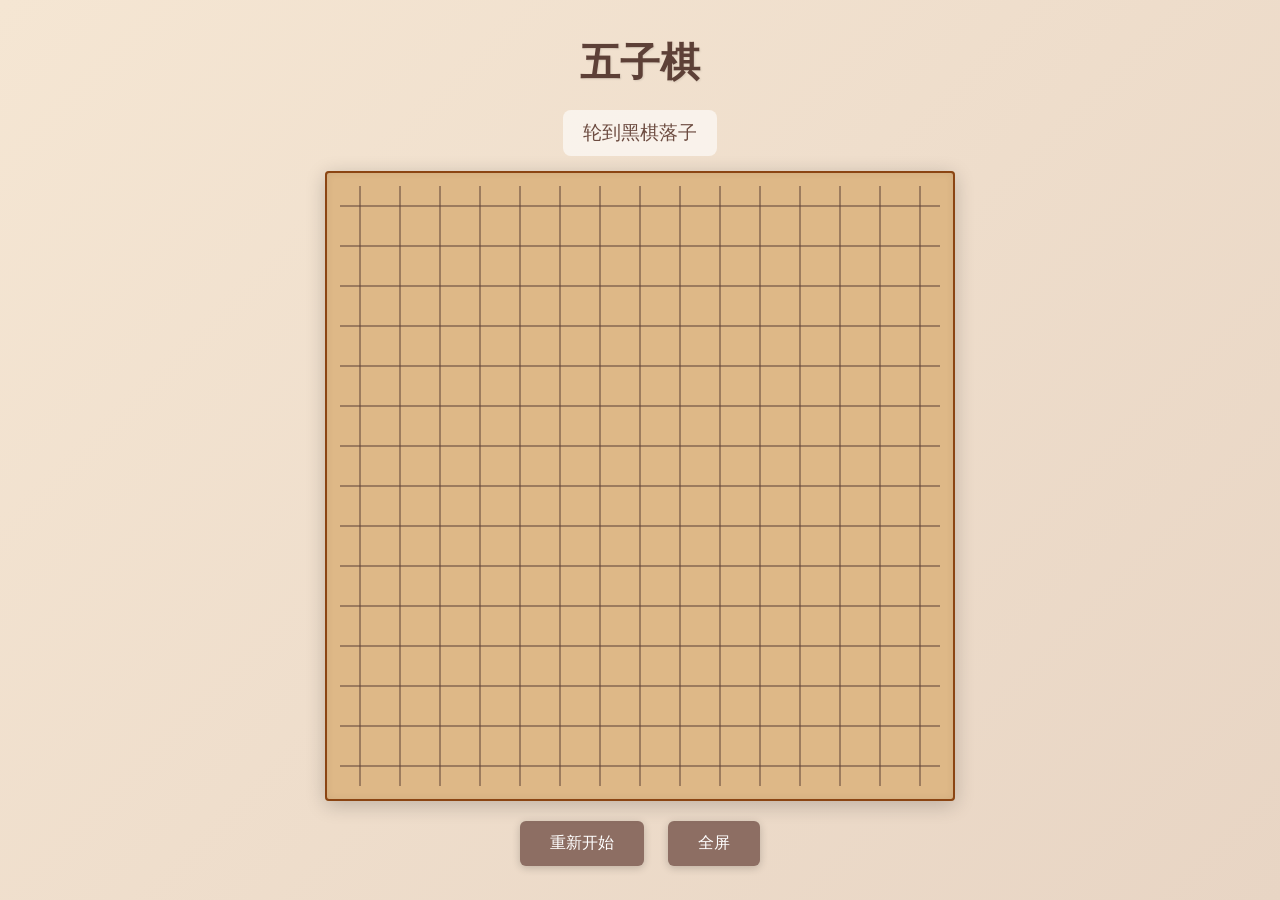
<file: index.html>
<!DOCTYPE html>
<html lang="zh-CN">
<head>
    <meta charset="UTF-8">
    <meta name="viewport" content="width=device-width, initial-scale=1.0">
    <title>五子棋 - 人机对战</title>
    <link rel="stylesheet" href="style.css">
</head>
<body>
    <div class="container">
        <h1>五子棋</h1>
        <div class="status" id="status">轮到黑棋落子</div>
        <div class="board" id="board"></div>
        <button class="btn" id="restartBtn">重新开始</button>
        <button class="btn" id="fullscreenBtn">全屏</button>
    </div>
    <div class="modal" id="modal">
        <div class="modal-content">
            <p id="modalText"></p>
            <button class="btn" id="modalBtn">确定</button>
        </div>
    </div>
    <script src="game.js"></script>
</body>
</html>
</file>
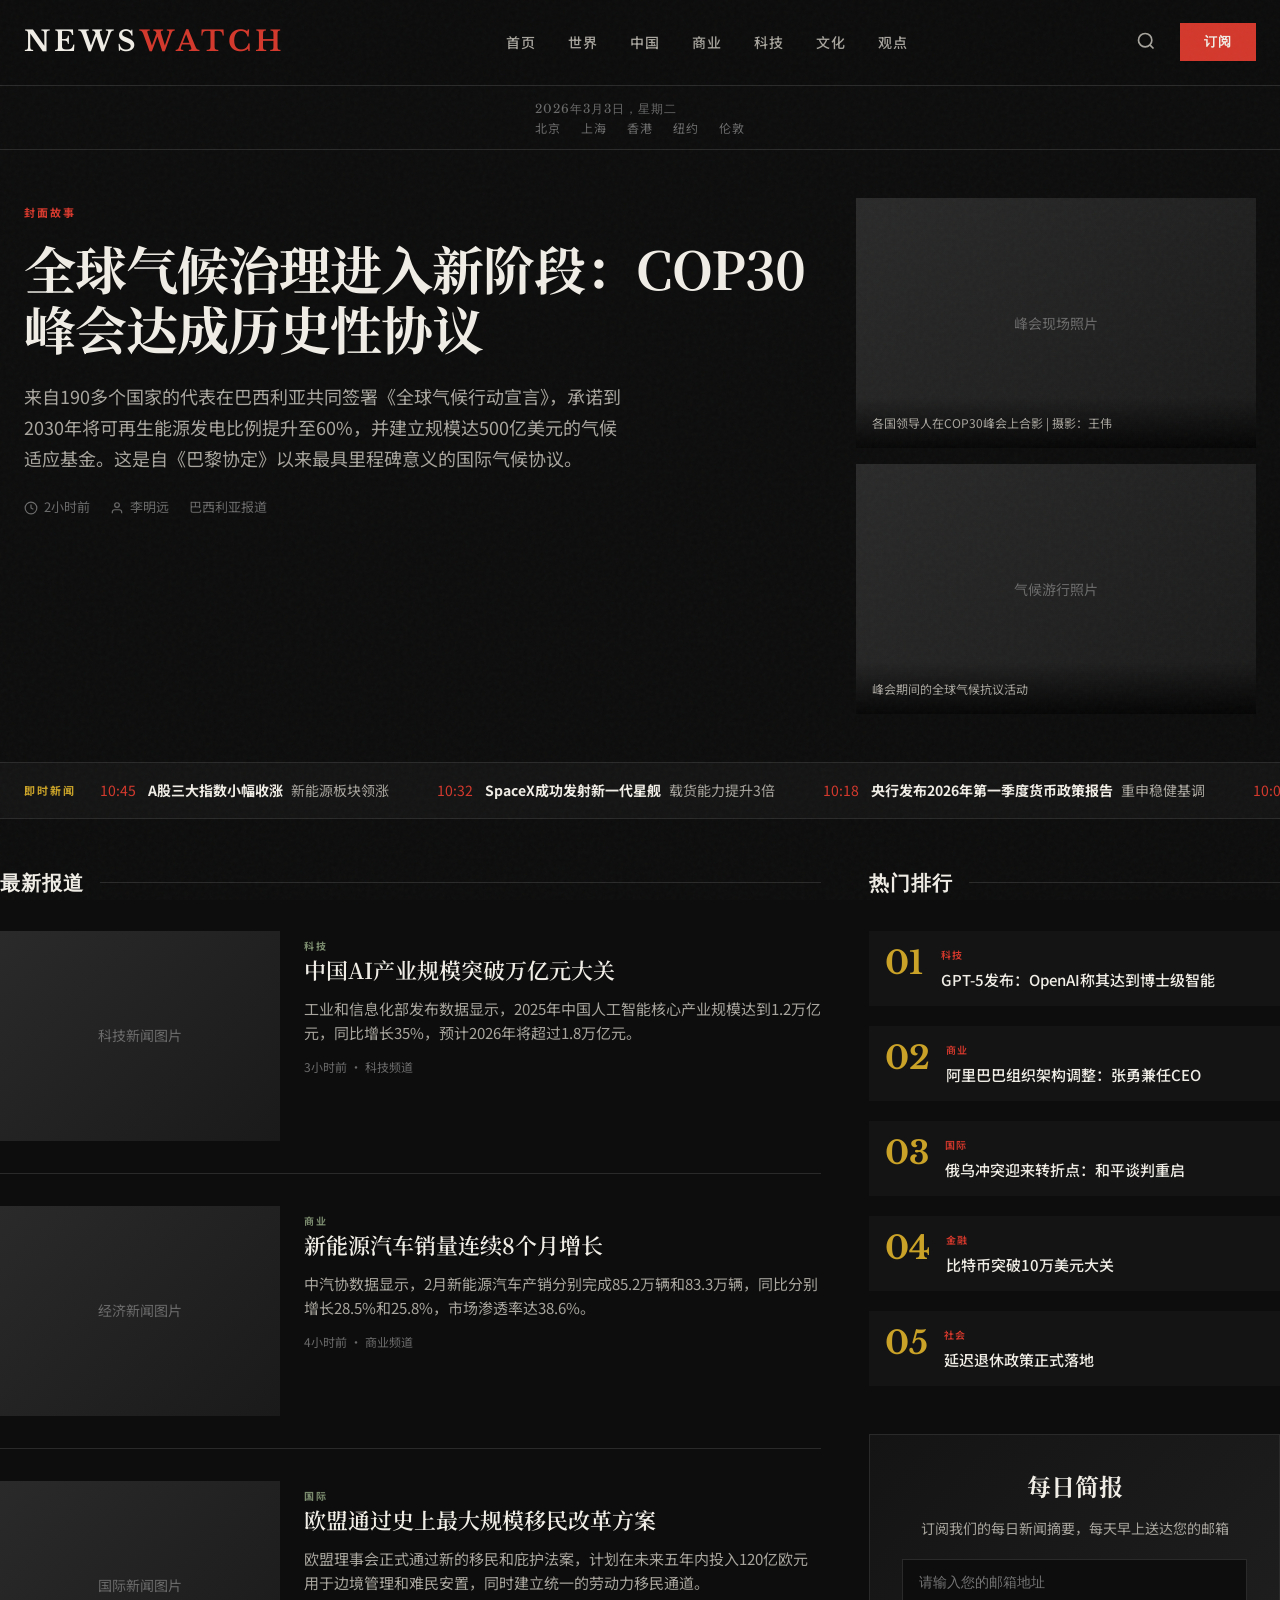
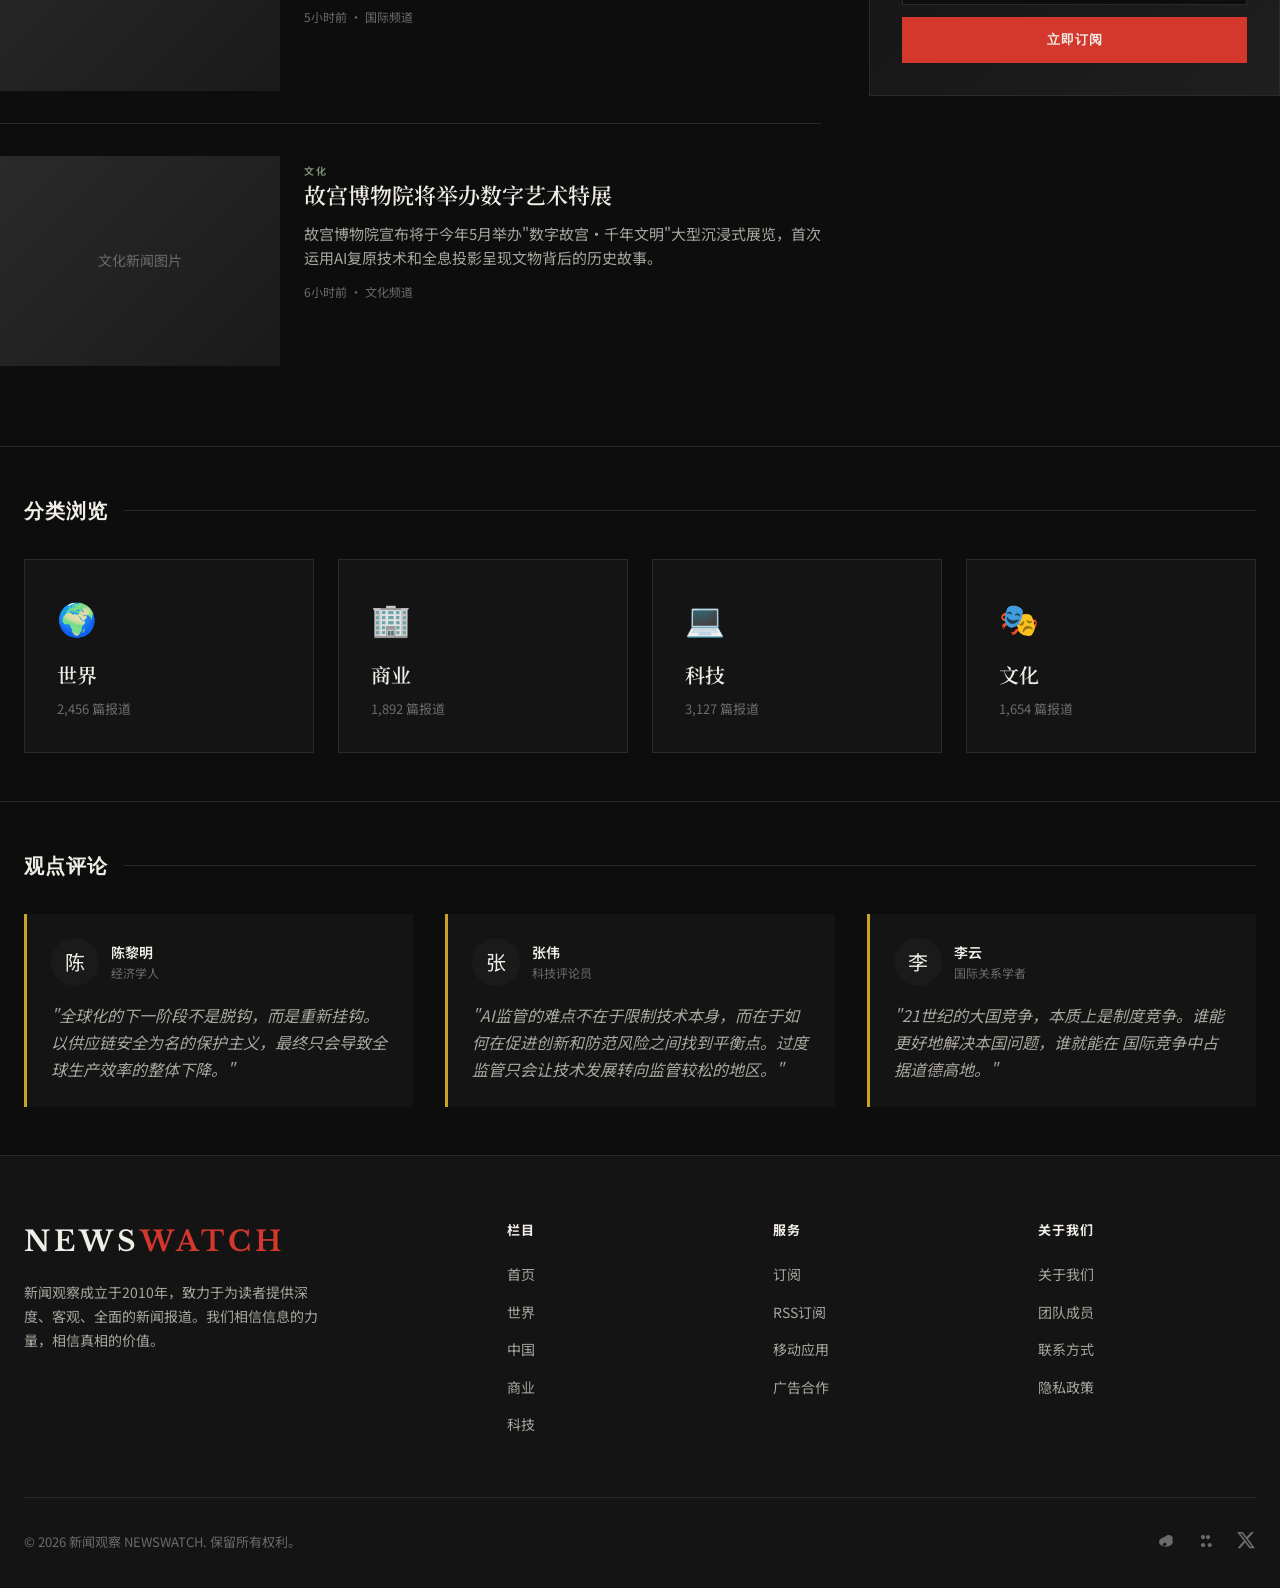
<file: news.html>
<!DOCTYPE html>
<html lang="zh-CN">
<head>
    <meta charset="UTF-8">
    <meta name="viewport" content="width=device-width, initial-scale=1.0">
    <title>新闻观察 | NEWSWATCH</title>
    <link rel="preconnect" href="https://fonts.googleapis.com">
    <link rel="preconnect" href="https://fonts.gstatic.com" crossorigin>
    <link href="https://fonts.googleapis.com/css2?family=Noto+Serif+SC:wght@400;600;700&family=Noto+Sans+SC:wght@300;400;500;700&family=Libre+Baskerville:ital,wght@0,400;0,700;1,400&display=swap" rel="stylesheet">
    <style>
        :root {
            --bg-primary: #0d0d0d;
            --bg-secondary: #141414;
            --bg-card: #1a1a1a;
            --text-primary: #f0ede6;
            --text-secondary: #a8a59e;
            --text-muted: #6b6b6b;
            --accent-red: #d4382c;
            --accent-gold: #c9a227;
            --accent-sage: #7a8b6e;
            --border-color: #2a2a2a;
            --news-line: #333;
        }

        * {
            margin: 0;
            padding: 0;
            box-sizing: border-box;
        }

        html {
            scroll-behavior: smooth;
        }

        body {
            font-family: 'Noto Sans SC', sans-serif;
            background-color: var(--bg-primary);
            color: var(--text-primary);
            line-height: 1.6;
            min-height: 100vh;
            overflow-x: hidden;
        }

        body::before {
            content: '';
            position: fixed;
            top: 0;
            left: 0;
            width: 100%;
            height: 100%;
            background-image: url("data:image/svg+xml,%3Csvg viewBox='0 0 256 256' xmlns='http://www.w3.org/2000/svg'%3E%3Cfilter id='noise'%3E%3CfeTurbulence type='fractalNoise' baseFrequency='0.85' numOctaves='4' stitchTiles='stitch'/%3E%3C/filter%3E%3Crect width='100%25' height='100%25' filter='url(%23noise)'/%3E%3C/svg%3E");
            opacity: 0.03;
            pointer-events: none;
            z-index: 1000;
        }

        .container {
            max-width: 1400px;
            margin: 0 auto;
            padding: 0 24px;
        }

        /* Header */
        .header {
            border-bottom: 1px solid var(--border-color);
            padding: 20px 0;
            position: sticky;
            top: 0;
            background: rgba(13, 13, 13, 0.95);
            backdrop-filter: blur(20px);
            z-index: 100;
            animation: slideDown 0.6s ease-out;
        }

        @keyframes slideDown {
            from { transform: translateY(-100%); opacity: 0; }
            to { transform: translateY(0); opacity: 1; }
        }

        .header-inner {
            display: flex;
            justify-content: space-between;
            align-items: center;
        }

        .logo {
            font-family: 'Libre Baskerville', serif;
            font-size: 28px;
            font-weight: 700;
            letter-spacing: 4px;
            color: var(--text-primary);
            text-decoration: none;
            transition: color 0.3s;
        }

        .logo:hover {
            color: var(--accent-red);
        }

        .logo span {
            color: var(--accent-red);
        }

        .nav {
            display: flex;
            gap: 32px;
        }

        .nav a {
            color: var(--text-secondary);
            text-decoration: none;
            font-size: 14px;
            font-weight: 500;
            letter-spacing: 1px;
            text-transform: uppercase;
            position: relative;
            transition: color 0.3s;
        }

        .nav a::after {
            content: '';
            position: absolute;
            bottom: -4px;
            left: 0;
            width: 0;
            height: 1px;
            background: var(--accent-red);
            transition: width 0.3s;
        }

        .nav a:hover {
            color: var(--text-primary);
        }

        .nav a:hover::after {
            width: 100%;
        }

        .header-actions {
            display: flex;
            align-items: center;
            gap: 16px;
        }

        .search-btn {
            background: none;
            border: none;
            color: var(--text-secondary);
            cursor: pointer;
            padding: 8px;
            transition: color 0.3s;
        }

        .search-btn:hover {
            color: var(--text-primary);
        }

        .subscribe-btn {
            background: var(--accent-red);
            color: var(--text-primary);
            border: none;
            padding: 10px 24px;
            font-size: 13px;
            font-weight: 600;
            letter-spacing: 1px;
            text-transform: uppercase;
            cursor: pointer;
            transition: all 0.3s;
        }

        .subscribe-btn:hover {
            background: #e84535;
            transform: translateY(-2px);
        }

        /* Date Bar */
        .date-bar {
            border-bottom: 1px solid var(--border-color);
            padding: 12px 0;
            display: flex;
            justify-content: space-between;
            align-items: center;
            font-size: 12px;
            color: var(--text-muted);
            letter-spacing: 1px;
        }

        .date-bar .date {
            font-family: 'Libre Baskerville', serif;
        }

        .editions {
            display: flex;
            gap: 20px;
        }

        .editions a {
            color: var(--text-muted);
            text-decoration: none;
            transition: color 0.3s;
        }

        .editions a:hover {
            color: var(--text-primary);
        }

        /* Hero Section */
        .hero {
            padding: 48px 0;
            border-bottom: 1px solid var(--border-color);
            opacity: 0;
            animation: fadeInUp 0.8s ease-out 0.2s forwards;
        }

        @keyframes fadeInUp {
            from { transform: translateY(40px); opacity: 0; }
            to { transform: translateY(0); opacity: 1; }
        }

        .hero-grid {
            display: grid;
            grid-template-columns: 1fr 400px;
            gap: 48px;
        }

        .hero-main {
            position: relative;
        }

        .hero-tag {
            display: inline-block;
            font-size: 11px;
            font-weight: 700;
            letter-spacing: 2px;
            text-transform: uppercase;
            color: var(--accent-red);
            margin-bottom: 16px;
        }

        .hero-title {
            font-family: 'Noto Serif SC', serif;
            font-size: 52px;
            font-weight: 700;
            line-height: 1.15;
            margin-bottom: 24px;
            letter-spacing: -1px;
        }

        .hero-title a {
            color: var(--text-primary);
            text-decoration: none;
            transition: color 0.3s;
        }

        .hero-title a:hover {
            color: var(--accent-red);
        }

        .hero-excerpt {
            font-size: 18px;
            color: var(--text-secondary);
            line-height: 1.7;
            margin-bottom: 24px;
            max-width: 600px;
        }

        .hero-meta {
            font-size: 13px;
            color: var(--text-muted);
            display: flex;
            gap: 20px;
        }

        .hero-meta span {
            display: flex;
            align-items: center;
            gap: 6px;
        }

        .hero-images {
            display: flex;
            flex-direction: column;
            gap: 16px;
        }

        .hero-image-card {
            position: relative;
            overflow: hidden;
            aspect-ratio: 16/10;
            background: var(--bg-card);
        }

        .hero-image-card img {
            width: 100%;
            height: 100%;
            object-fit: cover;
            transition: transform 0.6s;
        }

        .hero-image-card:hover img {
            transform: scale(1.05);
        }

        .hero-image-card .caption {
            position: absolute;
            bottom: 0;
            left: 0;
            right: 0;
            padding: 16px;
            background: linear-gradient(transparent, rgba(0,0,0,0.8));
            font-size: 12px;
            color: var(--text-secondary);
        }

        /* Ticker */
        .ticker {
            background: var(--bg-secondary);
            padding: 16px 0;
            border-bottom: 1px solid var(--border-color);
            overflow: hidden;
            opacity: 0;
            animation: fadeInUp 0.8s ease-out 0.4s forwards;
        }

        .ticker-inner {
            display: flex;
            align-items: center;
            gap: 24px;
        }

        .ticker-label {
            font-size: 11px;
            font-weight: 700;
            letter-spacing: 2px;
            text-transform: uppercase;
            color: var(--accent-gold);
            white-space: nowrap;
        }

        .ticker-content {
            display: flex;
            gap: 48px;
            animation: ticker 30s linear infinite;
        }

        @keyframes ticker {
            0% { transform: translateX(0); }
            100% { transform: translateX(-50%); }
        }

        .ticker-item {
            white-space: nowrap;
            font-size: 14px;
            color: var(--text-secondary);
        }

        .ticker-item strong {
            color: var(--text-primary);
            margin-right: 8px;
        }

        .ticker-item .time {
            color: var(--accent-red);
            margin-right: 12px;
        }

        /* Main Content Grid */
        .main-content {
            display: grid;
            grid-template-columns: 2fr 1fr;
            gap: 48px;
            padding: 48px 0;
        }

        /* Featured Stories */
        .section-header {
            display: flex;
            align-items: center;
            gap: 16px;
            margin-bottom: 32px;
        }

        .section-title {
            font-family: 'Libre Baskerville', serif;
            font-size: 20px;
            font-weight: 700;
            letter-spacing: 1px;
        }

        .section-line {
            flex: 1;
            height: 1px;
            background: var(--border-color);
        }

        .stories-grid {
            display: grid;
            gap: 32px;
        }

        .story-card {
            display: grid;
            grid-template-columns: 280px 1fr;
            gap: 24px;
            padding-bottom: 32px;
            border-bottom: 1px solid var(--border-color);
            opacity: 0;
            animation: fadeInUp 0.6s ease-out forwards;
        }

        .story-card:nth-child(1) { animation-delay: 0.5s; }
        .story-card:nth-child(2) { animation-delay: 0.6s; }
        .story-card:nth-child(3) { animation-delay: 0.7s; }
        .story-card:nth-child(4) { animation-delay: 0.8s; }

        .story-card:last-child {
            border-bottom: none;
        }

        .story-image {
            position: relative;
            aspect-ratio: 4/3;
            overflow: hidden;
            background: var(--bg-card);
        }

        .story-image img {
            width: 100%;
            height: 100%;
            object-fit: cover;
            transition: transform 0.5s;
        }

        .story-card:hover .story-image img {
            transform: scale(1.08);
        }

        .story-tag {
            font-size: 10px;
            font-weight: 700;
            letter-spacing: 1.5px;
            text-transform: uppercase;
            color: var(--accent-sage);
            margin-bottom: 8px;
        }

        .story-title {
            font-family: 'Noto Serif SC', serif;
            font-size: 22px;
            font-weight: 600;
            line-height: 1.3;
            margin-bottom: 12px;
        }

        .story-title a {
            color: var(--text-primary);
            text-decoration: none;
            transition: color 0.3s;
        }

        .story-title a:hover {
            color: var(--accent-red);
        }

        .story-excerpt {
            font-size: 15px;
            color: var(--text-secondary);
            line-height: 1.6;
            margin-bottom: 12px;
        }

        .story-meta {
            font-size: 12px;
            color: var(--text-muted);
        }

        /* Sidebar */
        .sidebar {
            position: sticky;
            top: 100px;
        }

        .sidebar-section {
            margin-bottom: 48px;
        }

        .trending-list {
            display: flex;
            flex-direction: column;
            gap: 20px;
        }

        .trending-item {
            display: flex;
            gap: 16px;
            align-items: flex-start;
            padding: 16px;
            background: var(--bg-secondary);
            transition: all 0.3s;
            cursor: pointer;
        }

        .trending-item:hover {
            background: var(--bg-card);
            transform: translateX(4px);
        }

        .trending-number {
            font-family: 'Libre Baskerville', serif;
            font-size: 32px;
            font-weight: 700;
            color: var(--accent-gold);
            line-height: 1;
            min-width: 40px;
        }

        .trending-content .tag {
            font-size: 10px;
            font-weight: 600;
            letter-spacing: 1px;
            text-transform: uppercase;
            color: var(--accent-red);
            margin-bottom: 6px;
        }

        .trending-content .title {
            font-size: 15px;
            font-weight: 500;
            line-height: 1.4;
        }

        .trending-content .title a {
            color: var(--text-primary);
            text-decoration: none;
            transition: color 0.3s;
        }

        .trending-content .title a:hover {
            color: var(--accent-red);
        }

        /* Newsletter Box */
        .newsletter-box {
            background: linear-gradient(135deg, var(--bg-secondary) 0%, #1f1f1f 100%);
            padding: 32px;
            border: 1px solid var(--border-color);
            text-align: center;
        }

        .newsletter-box h3 {
            font-family: 'Noto Serif SC', serif;
            font-size: 24px;
            margin-bottom: 12px;
        }

        .newsletter-box p {
            font-size: 14px;
            color: var(--text-secondary);
            margin-bottom: 20px;
        }

        .newsletter-box input {
            width: 100%;
            padding: 14px 16px;
            background: var(--bg-primary);
            border: 1px solid var(--border-color);
            color: var(--text-primary);
            font-size: 14px;
            margin-bottom: 12px;
            transition: border-color 0.3s;
        }

        .newsletter-box input:focus {
            outline: none;
            border-color: var(--accent-red);
        }

        .newsletter-box button {
            width: 100%;
            padding: 14px;
            background: var(--accent-red);
            border: none;
            color: var(--text-primary);
            font-size: 13px;
            font-weight: 600;
            letter-spacing: 1px;
            text-transform: uppercase;
            cursor: pointer;
            transition: background 0.3s;
        }

        .newsletter-box button:hover {
            background: #e84535;
        }

        /* Categories Section */
        .categories-section {
            padding: 48px 0;
            border-top: 1px solid var(--border-color);
            opacity: 0;
            animation: fadeInUp 0.8s ease-out 0.9s forwards;
        }

        .categories-grid {
            display: grid;
            grid-template-columns: repeat(4, 1fr);
            gap: 24px;
        }

        .category-card {
            padding: 32px;
            background: var(--bg-secondary);
            border: 1px solid var(--border-color);
            transition: all 0.4s;
            cursor: pointer;
        }

        .category-card:hover {
            background: var(--bg-card);
            border-color: var(--accent-red);
            transform: translateY(-4px);
        }

        .category-icon {
            font-size: 32px;
            margin-bottom: 16px;
        }

        .category-name {
            font-family: 'Noto Serif SC', serif;
            font-size: 20px;
            font-weight: 600;
            margin-bottom: 8px;
        }

        .category-count {
            font-size: 13px;
            color: var(--text-muted);
        }

        /* Opinion Section */
        .opinion-section {
            padding: 48px 0;
            border-top: 1px solid var(--border-color);
            opacity: 0;
            animation: fadeInUp 0.8s ease-out 1s forwards;
        }

        .opinion-grid {
            display: grid;
            grid-template-columns: repeat(3, 1fr);
            gap: 32px;
        }

        .opinion-card {
            display: flex;
            flex-direction: column;
            padding: 24px;
            background: var(--bg-secondary);
            border-left: 3px solid var(--accent-gold);
        }

        .opinion-author {
            display: flex;
            align-items: center;
            gap: 12px;
            margin-bottom: 16px;
        }

        .author-avatar {
            width: 48px;
            height: 48px;
            border-radius: 50%;
            background: var(--bg-card);
            display: flex;
            align-items: center;
            justify-content: center;
            font-size: 20px;
        }

        .author-info .name {
            font-weight: 600;
            font-size: 14px;
        }

        .author-info .role {
            font-size: 12px;
            color: var(--text-muted);
        }

        .opinion-text {
            font-size: 16px;
            font-style: italic;
            color: var(--text-secondary);
            line-height: 1.7;
        }

        /* Footer */
        .footer {
            background: var(--bg-secondary);
            padding: 64px 0 32px;
            border-top: 1px solid var(--border-color);
            opacity: 0;
            animation: fadeInUp 0.8s ease-out 1.1s forwards;
        }

        .footer-grid {
            display: grid;
            grid-template-columns: 2fr repeat(3, 1fr);
            gap: 48px;
            margin-bottom: 48px;
        }

        .footer-brand .logo {
            margin-bottom: 16px;
            display: inline-block;
        }

        .footer-brand p {
            font-size: 14px;
            color: var(--text-secondary);
            line-height: 1.7;
            max-width: 300px;
        }

        .footer-column h4 {
            font-size: 13px;
            font-weight: 700;
            letter-spacing: 1px;
            text-transform: uppercase;
            margin-bottom: 20px;
            color: var(--text-primary);
        }

        .footer-column ul {
            list-style: none;
        }

        .footer-column li {
            margin-bottom: 12px;
        }

        .footer-column a {
            color: var(--text-secondary);
            text-decoration: none;
            font-size: 14px;
            transition: color 0.3s;
        }

        .footer-column a:hover {
            color: var(--accent-red);
        }

        .footer-bottom {
            display: flex;
            justify-content: space-between;
            align-items: center;
            padding-top: 32px;
            border-top: 1px solid var(--border-color);
            font-size: 13px;
            color: var(--text-muted);
        }

        .social-links {
            display: flex;
            gap: 20px;
        }

        .social-links a {
            color: var(--text-muted);
            transition: color 0.3s;
        }

        .social-links a:hover {
            color: var(--text-primary);
        }

        /* Responsive */
        @media (max-width: 1024px) {
            .hero-grid {
                grid-template-columns: 1fr;
            }

            .hero-images {
                flex-direction: row;
            }

            .main-content {
                grid-template-columns: 1fr;
            }

            .categories-grid {
                grid-template-columns: repeat(2, 1fr);
            }

            .opinion-grid {
                grid-template-columns: 1fr;
            }

            .footer-grid {
                grid-template-columns: repeat(2, 1fr);
            }
        }

        @media (max-width: 768px) {
            .nav {
                display: none;
            }

            .hero-title {
                font-size: 36px;
            }

            .story-card {
                grid-template-columns: 1fr;
            }

            .hero-images {
                flex-direction: column;
            }

            .categories-grid {
                grid-template-columns: 1fr;
            }

            .footer-grid {
                grid-template-columns: 1fr;
            }

            .footer-bottom {
                flex-direction: column;
                gap: 16px;
                text-align: center;
            }
        }

        /* Placeholder image styles */
        .placeholder-img {
            width: 100%;
            height: 100%;
            display: flex;
            align-items: center;
            justify-content: center;
            background: linear-gradient(135deg, #2a2a2a 0%, #1a1a1a 100%);
            color: var(--text-muted);
            font-size: 14px;
        }
    </style>
</head>
<body>
    <header class="header">
        <div class="container">
            <div class="header-inner">
                <a href="#" class="logo">NEWS<span>WATCH</span></a>
                <nav class="nav">
                    <a href="#">首页</a>
                    <a href="#">世界</a>
                    <a href="#">中国</a>
                    <a href="#">商业</a>
                    <a href="#">科技</a>
                    <a href="#">文化</a>
                    <a href="#">观点</a>
                </nav>
                <div class="header-actions">
                    <button class="search-btn" aria-label="搜索">
                        <svg width="20" height="20" viewBox="0 0 24 24" fill="none" stroke="currentColor" stroke-width="2">
                            <circle cx="11" cy="11" r="8"></circle>
                            <path d="M21 21l-4.35-4.35"></path>
                        </svg>
                    </button>
                    <button class="subscribe-btn">订阅</button>
                </div>
            </div>
        </div>
    </header>

    <div class="date-bar">
        <div class="container">
            <div class="date-bar-inner">
                <span class="date">2026年3月3日，星期二</span>
                <div class="editions">
                    <a href="#">北京</a>
                    <a href="#">上海</a>
                    <a href="#">香港</a>
                    <a href="#">纽约</a>
                    <a href="#">伦敦</a>
                </div>
            </div>
        </div>
    </div>

    <section class="hero">
        <div class="container">
            <div class="hero-grid">
                <div class="hero-main">
                    <span class="hero-tag">封面故事</span>
                    <h1 class="hero-title">
                        <a href="#">全球气候治理进入新阶段：COP30峰会达成历史性协议</a>
                    </h1>
                    <p class="hero-excerpt">
                        来自190多个国家的代表在巴西利亚共同签署《全球气候行动宣言》，承诺到2030年将可再生能源发电比例提升至60%，并建立规模达500亿美元的气候适应基金。这是自《巴黎协定》以来最具里程碑意义的国际气候协议。
                    </p>
                    <div class="hero-meta">
                        <span>
                            <svg width="14" height="14" viewBox="0 0 24 24" fill="none" stroke="currentColor" stroke-width="2">
                                <circle cx="12" cy="12" r="10"></circle>
                                <polyline points="12 6 12 12 16 14"></polyline>
                            </svg>
                            2小时前
                        </span>
                        <span>
                            <svg width="14" height="14" viewBox="0 0 24 24" fill="none" stroke="currentColor" stroke-width="2">
                                <path d="M20 21v-2a4 4 0 0 0-4-4H8a4 4 0 0 0-4 4v2"></path>
                                <circle cx="12" cy="7" r="4"></circle>
                            </svg>
                            李明远
                        </span>
                        <span>巴西利亚报道</span>
                    </div>
                </div>
                <div class="hero-images">
                    <div class="hero-image-card">
                        <div class="placeholder-img">峰会现场照片</div>
                        <div class="caption">各国领导人在COP30峰会上合影 | 摄影：王伟</div>
                    </div>
                    <div class="hero-image-card">
                        <div class="placeholder-img">气候游行照片</div>
                        <div class="caption">峰会期间的全球气候抗议活动</div>
                    </div>
                </div>
            </div>
        </div>
    </section>

    <div class="ticker">
        <div class="container">
            <div class="ticker-inner">
                <span class="ticker-label">即时新闻</span>
                <div class="ticker-content">
                    <div class="ticker-item"><span class="time">10:45</span><strong>A股三大指数小幅收涨</strong>新能源板块领涨</div>
                    <div class="ticker-item"><span class="time">10:32</span><strong>SpaceX成功发射新一代星舰</strong>载货能力提升3倍</div>
                    <div class="ticker-item"><span class="time">10:18</span><strong>央行发布2026年第一季度货币政策报告</strong>重申稳健基调</div>
                    <div class="ticker-item"><span class="time">10:05</span><strong>苹果发布iOS 20开发者预览版</strong>AI功能全面升级</div>
                    <div class="ticker-item"><span class="time">09:52</span><strong>世卫组织更新全球公共卫生应急体系</strong>应对未来大流行</div>
                    <div class="ticker-item"><span class="time">10:45</span><strong>A股三大指数小幅收涨</strong>新能源板块领涨</div>
                    <div class="ticker-item"><span class="time">10:32</span><strong>SpaceX成功发射新一代星舰</strong>载货能力提升3倍</div>
                    <div class="ticker-item"><span class="time">10:18</span><strong>央行发布2026年第一季度货币政策报告</strong>重申稳健基调</div>
                    <div class="ticker-item"><span class="time">10:05</span><strong>苹果发布iOS 20开发者预览版</strong>AI功能全面升级</div>
                    <div class="ticker-item"><span class="time">09:52</span><strong>世卫组织更新全球公共卫生应急体系</strong>应对未来大流行</div>
                </div>
            </div>
        </div>
    </div>

    <main class="main-content container">
        <div class="stories-section">
            <div class="section-header">
                <h2 class="section-title">最新报道</h2>
                <div class="section-line"></div>
            </div>
            <div class="stories-grid">
                <article class="story-card">
                    <div class="story-image">
                        <div class="placeholder-img">科技新闻图片</div>
                    </div>
                    <div class="story-content">
                        <span class="story-tag">科技</span>
                        <h3 class="story-title">
                            <a href="#">中国AI产业规模突破万亿元大关</a>
                        </h3>
                        <p class="story-excerpt">
                            工业和信息化部发布数据显示，2025年中国人工智能核心产业规模达到1.2万亿元，同比增长35%，预计2026年将超过1.8万亿元。
                        </p>
                        <div class="story-meta">3小时前 · 科技频道</div>
                    </div>
                </article>

                <article class="story-card">
                    <div class="story-image">
                        <div class="placeholder-img">经济新闻图片</div>
                    </div>
                    <div class="story-content">
                        <span class="story-tag">商业</span>
                        <h3 class="story-title">
                            <a href="#">新能源汽车销量连续8个月增长</a>
                        </h3>
                        <p class="story-excerpt">
                            中汽协数据显示，2月新能源汽车产销分别完成85.2万辆和83.3万辆，同比分别增长28.5%和25.8%，市场渗透率达38.6%。
                        </p>
                        <div class="story-meta">4小时前 · 商业频道</div>
                    </div>
                </article>

                <article class="story-card">
                    <div class="story-image">
                        <div class="placeholder-img">国际新闻图片</div>
                    </div>
                    <div class="story-content">
                        <span class="story-tag">国际</span>
                        <h3 class="story-title">
                            <a href="#">欧盟通过史上最大规模移民改革方案</a>
                        </h3>
                        <p class="story-excerpt">
                            欧盟理事会正式通过新的移民和庇护法案，计划在未来五年内投入120亿欧元用于边境管理和难民安置，同时建立统一的劳动力移民通道。
                        </p>
                        <div class="story-meta">5小时前 · 国际频道</div>
                    </div>
                </article>

                <article class="story-card">
                    <div class="story-image">
                        <div class="placeholder-img">文化新闻图片</div>
                    </div>
                    <div class="story-content">
                        <span class="story-tag">文化</span>
                        <h3 class="story-title">
                            <a href="#">故宫博物院将举办数字艺术特展</a>
                        </h3>
                        <p class="story-excerpt">
                            故宫博物院宣布将于今年5月举办"数字故宫·千年文明"大型沉浸式展览，首次运用AI复原技术和全息投影呈现文物背后的历史故事。
                        </p>
                        <div class="story-meta">6小时前 · 文化频道</div>
                    </div>
                </article>
            </div>
        </div>

        <aside class="sidebar">
            <div class="sidebar-section">
                <div class="section-header">
                    <h2 class="section-title">热门排行</h2>
                    <div class="section-line"></div>
                </div>
                <div class="trending-list">
                    <div class="trending-item">
                        <span class="trending-number">01</span>
                        <div class="trending-content">
                            <div class="tag">科技</div>
                            <div class="title"><a href="#">GPT-5发布：OpenAI称其达到博士级智能</a></div>
                        </div>
                    </div>
                    <div class="trending-item">
                        <span class="trending-number">02</span>
                        <div class="trending-content">
                            <div class="tag">商业</div>
                            <div class="title"><a href="#">阿里巴巴组织架构调整：张勇兼任CEO</a></div>
                        </div>
                    </div>
                    <div class="trending-item">
                        <span class="trending-number">03</span>
                        <div class="trending-content">
                            <div class="tag">国际</div>
                            <div class="title"><a href="#">俄乌冲突迎来转折点：和平谈判重启</a></div>
                        </div>
                    </div>
                    <div class="trending-item">
                        <span class="trending-number">04</span>
                        <div class="trending-content">
                            <div class="tag">金融</div>
                            <div class="title"><a href="#">比特币突破10万美元大关</a></div>
                        </div>
                    </div>
                    <div class="trending-item">
                        <span class="trending-number">05</span>
                        <div class="trending-content">
                            <div class="tag">社会</div>
                            <div class="title"><a href="#">延迟退休政策正式落地</a></div>
                        </div>
                    </div>
                </div>
            </div>

            <div class="sidebar-section">
                <div class="newsletter-box">
                    <h3>每日简报</h3>
                    <p>订阅我们的每日新闻摘要，每天早上送达您的邮箱</p>
                    <input type="email" placeholder="请输入您的邮箱地址">
                    <button>立即订阅</button>
                </div>
            </div>
        </aside>
    </main>

    <section class="categories-section">
        <div class="container">
            <div class="section-header">
                <h2 class="section-title">分类浏览</h2>
                <div class="section-line"></div>
            </div>
            <div class="categories-grid">
                <div class="category-card">
                    <div class="category-icon">🌍</div>
                    <div class="category-name">世界</div>
                    <div class="category-count">2,456 篇报道</div>
                </div>
                <div class="category-card">
                    <div class="category-icon">🏢</div>
                    <div class="category-name">商业</div>
                    <div class="category-count">1,892 篇报道</div>
                </div>
                <div class="category-card">
                    <div class="category-icon">💻</div>
                    <div class="category-name">科技</div>
                    <div class="category-count">3,127 篇报道</div>
                </div>
                <div class="category-card">
                    <div class="category-icon">🎭</div>
                    <div class="category-name">文化</div>
                    <div class="category-count">1,654 篇报道</div>
                </div>
            </div>
        </div>
    </section>

    <section class="opinion-section">
        <div class="container">
            <div class="section-header">
                <h2 class="section-title">观点评论</h2>
                <div class="section-line"></div>
            </div>
            <div class="opinion-grid">
                <div class="opinion-card">
                    <div class="opinion-author">
                        <div class="author-avatar">陈</div>
                        <div class="author-info">
                            <div class="name">陈黎明</div>
                            <div class="role">经济学人</div>
                        </div>
                    </div>
                    <p class="opinion-text">"全球化的下一阶段不是脱钩，而是重新挂钩。以供应链安全为名的保护主义，最终只会导致全球生产效率的整体下降。"</p>
                </div>
                <div class="opinion-card">
                    <div class="opinion-author">
                        <div class="author-avatar">张</div>
                        <div class="author-info">
                            <div class="name">张伟</div>
                            <div class="role">科技评论员</div>
                        </div>
                    </div>
                    <p class="opinion-text">"AI监管的难点不在于限制技术本身，而在于如何在促进创新和防范风险之间找到平衡点。过度监管只会让技术发展转向监管较松的地区。"</p>
                </div>
                <div class="opinion-card">
                    <div class="opinion-author">
                        <div class="author-avatar">李</div>
                        <div class="author-info">
                            <div class="name">李云</div>
                            <div class="role">国际关系学者</div>
                        </div>
                    </div>
                    <p class="opinion-text">"21世纪的大国竞争，本质上是制度竞争。谁能更好地解决本国问题，谁就能在 国际竞争中占据道德高地。"</p>
                </div>
            </div>
        </div>
    </section>

    <footer class="footer">
        <div class="container">
            <div class="footer-grid">
                <div class="footer-brand">
                    <a href="#" class="logo">NEWS<span>WATCH</span></a>
                    <p>新闻观察成立于2010年，致力于为读者提供深度、客观、全面的新闻报道。我们相信信息的力量，相信真相的价值。</p>
                </div>
                <div class="footer-column">
                    <h4>栏目</h4>
                    <ul>
                        <li><a href="#">首页</a></li>
                        <li><a href="#">世界</a></li>
                        <li><a href="#">中国</a></li>
                        <li><a href="#">商业</a></li>
                        <li><a href="#">科技</a></li>
                    </ul>
                </div>
                <div class="footer-column">
                    <h4>服务</h4>
                    <ul>
                        <li><a href="#">订阅</a></li>
                        <li><a href="#">RSS订阅</a></li>
                        <li><a href="#">移动应用</a></li>
                        <li><a href="#">广告合作</a></li>
                    </ul>
                </div>
                <div class="footer-column">
                    <h4>关于我们</h4>
                    <ul>
                        <li><a href="#">关于我们</a></li>
                        <li><a href="#">团队成员</a></li>
                        <li><a href="#">联系方式</a></li>
                        <li><a href="#">隐私政策</a></li>
                    </ul>
                </div>
            </div>
            <div class="footer-bottom">
                <span>&copy; 2026 新闻观察 NEWSWATCH. 保留所有权利。</span>
                <div class="social-links">
                    <a href="#" aria-label="微博">
                        <svg width="20" height="20" viewBox="0 0 24 24" fill="currentColor">
                            <path d="M20.194 14.197c0 3.248-3.702 5.88-8.27 5.88-4.568 0-8.27-2.632-8.27-5.88 0-3.247 3.702-5.88 8.27-5.88 4.568 0 8.27 2.633 8.27 5.88zM9.112 18.557c.616.394 1.506.493 2.285.248.78-.245 1.23-.876 1.23-1.613 0-.737-.45-1.368-1.23-1.613-.779-.245-1.669-.146-2.285.248-.615.394-.967 1.113-.967 1.86 0 .747.352 1.466.967 1.86v.01zm7.015-3.245c-.452.298-1.347.395-2.06.194-.712-.2-1.157-.767-1.157-1.368 0-.602.445-1.168 1.157-1.37.713-.2 1.608-.104 2.06.194.452.297.712.823.712 1.346 0 .522-.26 1.048-.712 1.346v-.342zm2.623-3.223c-1.356 1.005-3.532 1.378-5.3.907-1.768-.47-3.06-1.786-3.06-3.39 0-1.605 1.292-2.92 3.06-3.39 1.768-.47 3.944-.098 5.3.907.907.672 1.413 1.68 1.413 2.786 0 1.105-.506 2.113-1.413 2.786v-.606z"/>
                        </svg>
                    </a>
                    <a href="#" aria-label="微信">
                        <svg width="20" height="20" viewBox="0 0 24 24" fill="currentColor">
                            <path d="M8.5 6c1.38 0 2.5 1.12 2.5 2.5S9.88 11 8.5 11 6 9.88 6 8.5 7.12 6 8.5 6zm6 0c1.38 0 2.5 1.12 2.5 2.5s-1.12 2.5-2.5 2.5S12 9.88 12 8.5s1.12-2.5 2.5-2.5zM6 18c0 1.38 1.12 2.5 2.5 2.5s2.5-1.12 2.5-2.5S9.88 15.5 8.5 15.5 6 16.62 6 18zm8 0c0 1.38 1.12 2.5 2.5 2.5s2.5-1.12 2.5-2.5S17.88 15.5 16.5 15.5 14 16.62 14 18z"/>
                        </svg>
                    </a>
                    <a href="#" aria-label="Twitter">
                        <svg width="20" height="20" viewBox="0 0 24 24" fill="currentColor">
                            <path d="M18.244 2.25h3.308l-7.227 8.26 8.502 11.24H16.17l-5.214-6.817L4.99 21.75H1.68l7.73-8.835L1.254 2.25H8.08l4.713 6.231zm-1.161 17.52h1.833L7.084 4.126H5.117z"/>
                        </svg>
                    </a>
                </div>
            </div>
        </div>
    </footer>
</body>
</html>
</file>
<file: style.css>
* {
    margin: 0;
    padding: 0;
    box-sizing: border-box;
}

body {
    min-height: 100vh;
    display: flex;
    justify-content: center;
    align-items: center;
    background: linear-gradient(135deg, #f5e6d3 0%, #e8d5c4 100%);
    font-family: "PingFang SC", "Microsoft YaHei", sans-serif;
}

.container {
    text-align: center;
}

h1 {
    color: #5d4037;
    margin-bottom: 20px;
    font-size: 2.5em;
    text-shadow: 1px 1px 2px rgba(0,0,0,0.1);
}

.status {
    color: #6d4c41;
    font-size: 1.2em;
    margin-bottom: 15px;
    padding: 10px 20px;
    background: rgba(255,255,255,0.6);
    border-radius: 8px;
    display: inline-block;
}

.board {
    display: inline-block;
    background: #deb887;
    padding: 15px;
    border-radius: 4px;
    box-shadow: 0 4px 20px rgba(0,0,0,0.2), inset 0 0 10px rgba(0,0,0,0.1);
    position: relative;
    width: fit-content;
}

.board::before {
    content: '';
    position: absolute;
    top: 0;
    left: 0;
    right: 0;
    bottom: 0;
    border: 2px solid #8b4513;
    border-radius: 4px;
    pointer-events: none;
}

.cell {
    width: 30px;
    height: 30px;
    position: relative;
    cursor: pointer;
}

@media (min-width: 768px) {
    .cell {
        width: 35px;
        height: 35px;
    }
    .piece {
        width: 30px;
        height: 30px;
    }
}

@media (min-width: 1024px) {
    .cell {
        width: 40px;
        height: 40px;
    }
    .piece {
        width: 34px;
        height: 34px;
    }
}

.cell::before {
    content: '';
    position: absolute;
    background: #5d4037;
}

.cell::before {
    width: 100%;
    height: 1px;
    top: 50%;
    left: 0;
    transform: translateY(-50%);
}

.cell::after {
    content: '';
    position: absolute;
    background: #5d4037;
    width: 1px;
    height: 100%;
    left: 50%;
    top: 0;
    transform: translateX(-50%);
}

.cell:hover {
    background: rgba(255,255,255,0.2);
}

.piece {
    position: absolute;
    width: 26px;
    height: 26px;
    border-radius: 50%;
    top: 50%;
    left: 50%;
    transform: translate(-50%, -50%);
    z-index: 1;
    box-shadow: 1px 1px 3px rgba(0,0,0,0.3);
}

.piece.black {
    background: radial-gradient(circle at 30% 30%, #444, #000);
}

.piece.white {
    background: radial-gradient(circle at 30% 30%, #fff, #ddd);
}

.btn {
    margin: 20px 10px 0;
    padding: 12px 30px;
    font-size: 1em;
    background: #8d6e63;
    color: white;
    border: none;
    border-radius: 6px;
    cursor: pointer;
    transition: all 0.3s;
    box-shadow: 0 2px 8px rgba(0,0,0,0.2);
}

.btn:hover {
    background: #6d4c41;
    transform: translateY(-2px);
    box-shadow: 0 4px 12px rgba(0,0,0,0.3);
}

.btn:active {
    transform: translateY(0);
}

.modal {
    display: none;
    position: fixed;
    top: 0;
    left: 0;
    width: 100%;
    height: 100%;
    background: rgba(0,0,0,0.5);
    justify-content: center;
    align-items: center;
    z-index: 100;
}

.modal.show {
    display: flex;
}

.modal-content {
    background: white;
    padding: 30px 50px;
    border-radius: 10px;
    text-align: center;
    box-shadow: 0 4px 20px rgba(0,0,0,0.3);
}

.modal-content p {
    font-size: 1.5em;
    color: #5d4037;
    margin-bottom: 20px;
}
</file>
